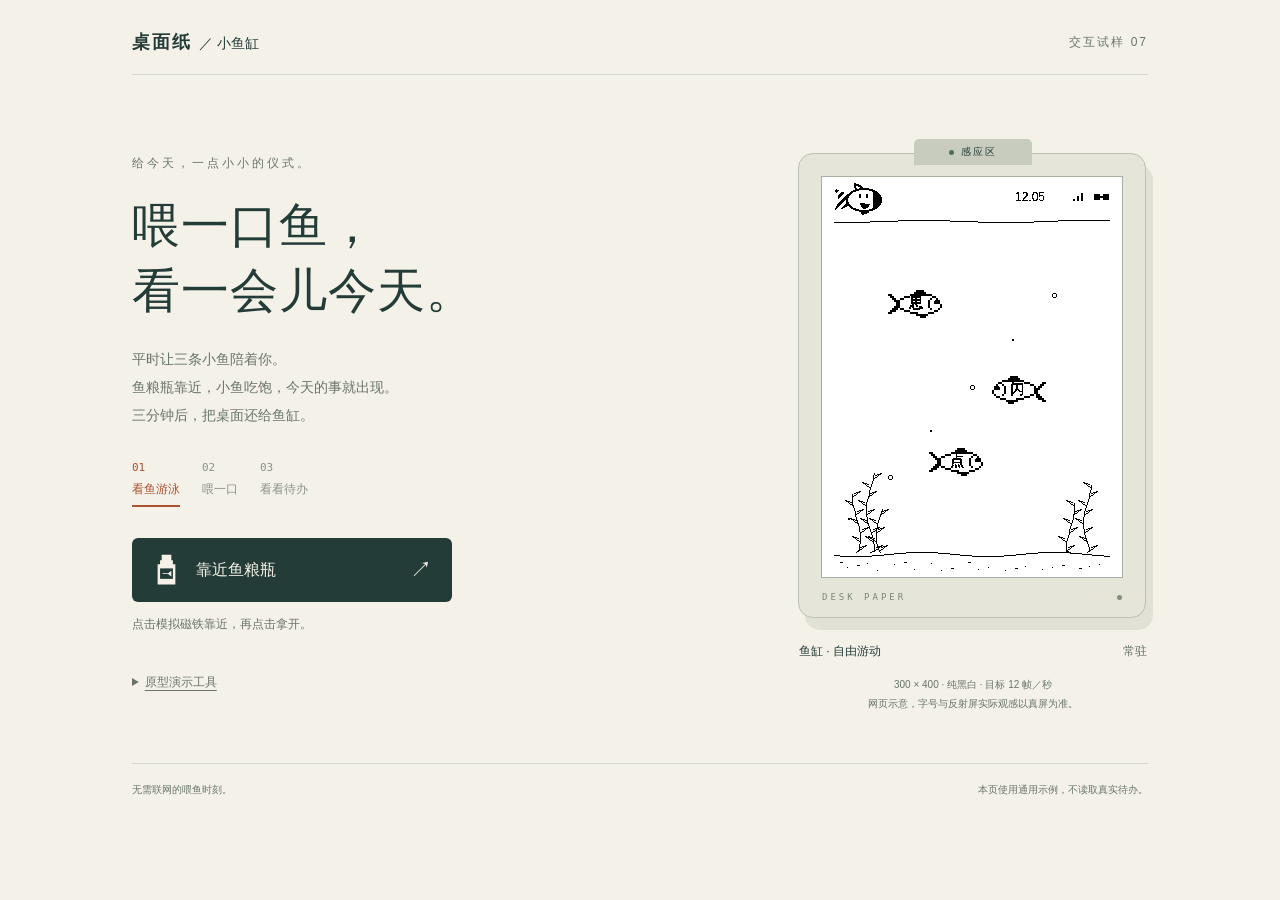
<file: prototypes/aquarium/index.html>
<!doctype html>
<html lang="zh-CN">
<meta charset="utf-8">
<meta name="viewport" content="width=device-width,initial-scale=1">
<title>桌面纸 · 小鱼缸原型</title>
<link rel="stylesheet" href="style.css">
<main>
  <header><a class="brand" href="./">桌面纸 <span>／ 小鱼缸</span></a><span class="edition">交互试样 07</span></header>
  <section class="layout">
    <div class="intro">
      <p class="eyebrow">给今天，一点小小的仪式。</p>
      <h1>喂一口鱼，<br>看一会儿今天。</h1>
      <p class="description">平时让三条小鱼陪着你。<br>鱼粮瓶靠近，小鱼吃饱，今天的事就出现。<br>三分钟后，把桌面还给鱼缸。</p>
      <ol class="journey"><li id="stage-a" class="active"><span>01</span>看鱼游泳</li><li id="stage-b"><span>02</span>喂一口</li><li id="stage-c"><span>03</span>看看待办</li></ol>
      <div class="control">
        <button id="bottle" aria-pressed="false"><svg viewBox="0 0 36 44" aria-hidden="true"><path d="M12 3h12v7H12zM10 10h16v5h3v25H7V15h3z"/><path class="label" d="M10 20h16v13H10z"/><path d="M13 26h7l4-3v7l-4-3h-7z"/></svg><span id="bottle-label">靠近鱼粮瓶</span><span class="arrow">↗</span></button>
        <p id="hint" aria-live="polite">点击模拟磁铁靠近，再点击拿开。</p>
      </div>
      <details><summary>原型演示工具</summary><p>只操作这张预览，不连接实际设备。正式使用等待 3 分钟；这里可跳到最后 5 秒检查回鱼缸。</p><div class="tools"><button id="last-five">跳至最后 5 秒</button><button id="reset">重新体验</button></div><div class="tools"><button id="prev">BOOT · 上一页</button><button id="next">KEY · 喂鱼</button><button id="home">KEY 长按 · 首页</button></div></details>
    </div>
    <div class="preview">
      <div class="bottle-mark" id="bottle-mark"><span>鱼粮瓶靠近中</span><div class="drop-line"></div></div>
      <div class="device"><div class="sensor"><span></span>感应区</div><canvas id="screen" width="300" height="400" role="img" aria-label="300乘400黑白鱼缸与待办交互原型"></canvas><div class="device-bottom"><span>DESK PAPER</span><i></i></div></div>
      <div class="caption"><span id="mode-label">鱼缸 · 自由游动</span><span id="countdown">常驻</span></div>
      <p class="preview-note">300 × 400 · 纯黑白 · 目标 12 帧／秒<br>网页示意，字号与反射屏实际观感以真屏为准。</p>
    </div>
  </section>
  <footer><span>无需联网的喂鱼时刻。</span><span>本页使用通用示例，不读取真实待办。</span></footer>
</main>
<script type="module" src="app.mjs"></script>
</html>
</file>
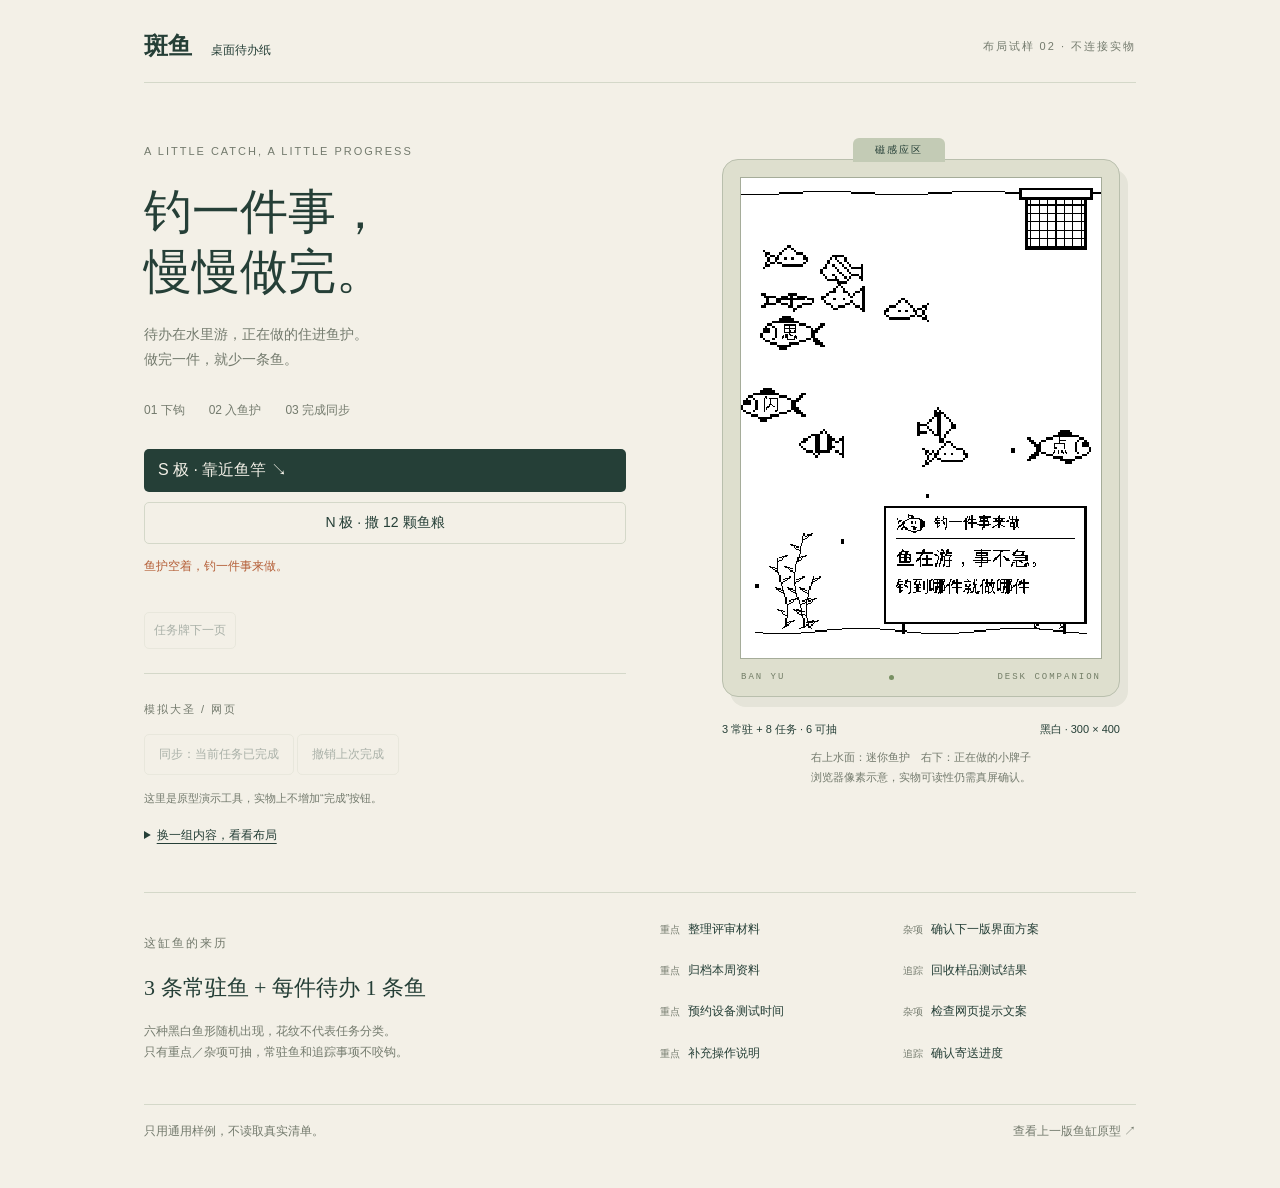
<file: prototypes/task-fishing/index.html>
<!doctype html><html lang="zh-CN"><meta charset="utf-8"><meta name="viewport" content="width=device-width,initial-scale=1"><title>斑鱼 · 钓一件事来做</title><link rel="stylesheet" href="style.css">
<main><header><a href="../aquarium/">斑鱼 <span>桌面待办纸</span></a><span>布局试样 02 · 不连接实物</span></header>
<section class="workbench"><aside><p class="eyebrow">A LITTLE CATCH, A LITTLE PROGRESS</p><h1>钓一件事，<br>慢慢做完。</h1><p class="lead">待办在水里游，正在做的住进鱼护。<br>做完一件，就少一条鱼。</p><div class="steps"><span id="step1">01 下钩</span><span id="step2">02 入鱼护</span><span id="step3">03 完成同步</span></div>
<div class="actions"><button class="primary" id="rod">S 极 · 靠近鱼竿 <span>↘</span></button><button id="feed">N 极 · 撒 12 颗鱼粮</button></div><p id="notice" role="status" aria-live="polite"></p>
<div class="decision"><button id="page">任务牌下一页</button></div>
<section class="remote"><p class="label">模拟大圣 / 网页</p><button id="complete">同步：当前任务已完成</button><button id="undo">撤销上次完成</button><p>这里是原型演示工具，实物上不增加“完成”按钮。</p></section>
<details><summary>换一组内容，看看布局</summary><label>未完成事项 <select id="count"><option value="0">0 件 · 空鱼缸</option><option value="3">3 件</option><option value="8" selected>8 件</option><option value="15">15 件 · 密度测试</option></select></label><label>任务文字 <select id="length"><option value="short">短标题</option><option value="long">长标题／分行</option></select></label><label><input type="checkbox" id="actual"> 按 300 × 400 原始像素显示</label><button id="reset">重置演示</button></details></aside>
<div class="preview"><div class="device"><div class="tab">磁感应区</div><canvas id="screen" width="300" height="400" role="img" aria-label="待办鱼缸布局预览"></canvas><div class="base">BAN YU <i></i> DESK COMPANION</div></div><div class="caption"><span id="fish-count"></span><span>黑白 · 300 × 400</span></div><p class="note">右上水面：迷你鱼护　右下：正在做的小牌子<br>浏览器像素示意，实物可读性仍需真屏确认。</p></div></section>
<section class="inventory"><div><p class="label">这缸鱼的来历</p><h2>3 条常驻鱼 + 每件待办 1 条鱼</h2><p>六种黑白鱼形随机出现，花纹不代表任务分类。<br>只有重点／杂项可抽，常驻鱼和追踪事项不咬钩。</p></div><ul id="tasks"></ul></section><footer>只用通用样例，不读取真实清单。 <a href="../aquarium/">查看上一版鱼缸原型 ↗</a></footer></main><script type="module" src="app.mjs"></script></html>
</file>
<file: prototypes/aquarium/style.css>
:root{color-scheme:light;--paper:#f4f1e9;--ink:#243c38;--muted:#69756a;--orange:#aa512f;--line:#d5d9cd}
*{box-sizing:border-box}body{margin:0;background:var(--paper);color:var(--ink);font-family:"PingFang SC","Microsoft YaHei",sans-serif}main{max-width:1120px;margin:auto;padding:30px 52px 22px}header{display:flex;align-items:center;justify-content:space-between;border-bottom:1px solid var(--line);padding-bottom:20px}.brand{font-size:18px;font-weight:600;text-decoration:none;color:inherit;letter-spacing:2px}.brand span{font-size:14px;font-weight:400;letter-spacing:0}.edition{font-size:12px;letter-spacing:2px;color:var(--muted)}.layout{display:grid;grid-template-columns:1fr 350px;gap:65px;align-items:center;padding:48px 0 40px}.eyebrow{font-size:12px;letter-spacing:3px;color:var(--muted);margin:0 0 22px}h1{font-family:"Songti SC","STSong",serif;font-size:48px;line-height:1.35;letter-spacing:1px;font-weight:500;margin:0 0 22px}.description{font-size:14px;line-height:2;color:var(--muted)}.journey{display:flex;list-style:none;padding:0;gap:22px;font-size:12px;margin:32px 0}.journey li{color:#89928a;display:flex;flex-direction:column;gap:7px;position:relative}.journey li span{font-family:monospace;font-size:11px}.journey .active{color:var(--orange)}.journey .active:after{content:"";position:absolute;height:2px;background:var(--orange);bottom:-9px;width:100%}.control{margin-top:40px;max-width:320px}button{font:inherit;cursor:pointer;border:1px solid var(--line);color:var(--ink);background:transparent;border-radius:4px;padding:9px 12px}button:hover{background:#e9e7de}button:focus-visible,summary:focus-visible{outline:3px solid #b97750;outline-offset:4px}#bottle{display:flex;align-items:center;gap:15px;width:100%;padding:14px 20px;background:var(--ink);color:#f5f1e8;border:0;border-radius:6px;font-size:16px;transition:background .2s}#bottle:hover{background:#36564b}#bottle[aria-pressed=true]{background:var(--orange)}#bottle svg{width:29px;height:36px;fill:currentColor}#bottle svg .label{fill:var(--ink)}#bottle[aria-pressed=true] svg .label{fill:var(--orange)}.arrow{margin-left:auto;font-size:22px}#hint{font-size:12px;line-height:1.7;color:var(--muted);min-height:40px}details{margin-top:20px;max-width:370px;font-size:12px;color:var(--muted)}summary{cursor:pointer;text-underline-offset:4px;text-decoration:underline}details p{line-height:1.7}.tools{display:flex;gap:6px;margin:8px 0;flex-wrap:wrap}.tools button{font-size:11px}.tools button:disabled{opacity:.4;cursor:default}.preview{position:relative;padding-top:30px}.device{padding:23px 23px 0;border:1px solid #bac0b4;border-radius:15px;background:#e6e5da;box-shadow:7px 12px 0 #e1e1d5;position:relative;width:348px}.sensor{position:absolute;top:-15px;left:115px;width:118px;height:26px;border-radius:5px 5px 0 0;background:#c7ccbe;display:flex;align-items:center;justify-content:center;gap:7px;font-size:10px;letter-spacing:2px}.sensor span{width:5px;height:5px;background:#526c5a;border-radius:50%}canvas{display:block;background:white;width:300px;height:400px;image-rendering:pixelated;box-shadow:0 0 0 1px #a6b0a2}.device-bottom{height:40px;display:flex;align-items:center;justify-content:space-between;font:9px monospace;letter-spacing:3px;color:#7b8577}.device-bottom i{width:5px;height:5px;background:#829176;border-radius:50%}.caption{display:flex;justify-content:space-between;margin:25px 1px 0;font-size:12px}.caption span:last-child{font-family:monospace;color:var(--muted)}.preview-note{text-align:center;font-size:10px;line-height:1.9;color:var(--muted);margin-top:15px}.bottle-mark{height:26px;position:absolute;top:-14px;left:50%;transform:translateX(-50%);text-align:center;opacity:0;font-size:10px;color:var(--orange);transition:opacity .2s;white-space:nowrap}.bottle-mark.present{opacity:1}.drop-line{height:16px;width:1px;background:var(--orange);margin:4px auto}footer{border-top:1px solid var(--line);padding-top:18px;display:flex;justify-content:space-between;font-size:10px;line-height:1.6;color:var(--muted)}
@media(max-width:850px){main{padding:22px 24px}.layout{gap:35px;grid-template-columns:1fr 348px}h1{font-size:36px}.journey{gap:14px}.description{font-size:12px}}
@media(max-width:690px){main{padding:20px 16px}.layout{display:flex;flex-direction:column;padding:28px 0;gap:30px}.intro{width:100%;max-width:348px}h1{font-size:38px}.description br{display:none}.journey{margin:22px 0}.control{margin-top:28px;max-width:none}.preview{order:-1}.preview-note{margin-bottom:0}details{margin-top:10px}footer{gap:16px}.edition{letter-spacing:0}.brand span{font-size:12px}}
@media(max-width:370px){main{padding:15px 8px}.device{width:324px;padding:11px 11px 0}.sensor{left:103px}.preview{width:324px}}
</file>
<file: prototypes/task-fishing/style.css>
:root{--paper:#f3f0e7;--ink:#253f37;--muted:#737a6d;--line:#d4d8c9;--accent:#b45e37}*{box-sizing:border-box}body{margin:0;background:var(--paper);color:var(--ink);font:14px "PingFang SC","Microsoft YaHei",sans-serif}main{max-width:1080px;margin:auto;padding:30px 44px}header,footer{display:flex;justify-content:space-between;gap:16px;align-items:center;font-size:12px;border-bottom:1px solid var(--line);padding-bottom:20px}a{color:inherit;text-decoration:none}header a{font-size:24px;font-weight:600}header a span{font-size:12px;font-weight:400;margin-left:12px}header>span,.label,.eyebrow{color:var(--muted);font-size:11px;letter-spacing:2px}.workbench{display:grid;grid-template-columns:1fr 430px;gap:80px;padding:48px 0;align-items:start}h1{font:500 48px/1.25 "Songti SC","STSong",serif;margin:20px 0}p{line-height:1.8}.lead{color:var(--muted)}.steps{display:flex;gap:24px;font-size:12px;margin:30px 0;color:var(--muted)}.steps .active{color:var(--accent)}button,select{font:inherit;color:inherit;background:transparent;border:1px solid var(--line);border-radius:5px;padding:11px 14px;cursor:pointer}button:hover:enabled{background:#e3e7d8}button:disabled{opacity:.35;cursor:default}button:focus-visible,select:focus-visible,summary:focus-visible{outline:3px solid var(--accent);outline-offset:3px}.actions{display:grid;gap:10px}.primary{background:var(--ink);color:var(--paper);border:0;text-align:left;font-size:16px;display:flex;justify-content:space-between}.primary:hover:enabled{background:#3c5b4b}#notice{font-size:12px;min-height:44px;color:var(--accent)}.decision{display:flex;gap:6px;flex-wrap:wrap}.decision button{font-size:12px;padding:9px}.remote{border-top:1px solid var(--line);padding-top:15px;margin-top:24px}.remote button{font-size:12px;margin:3px 3px 3px 0}.remote p:last-child{font-size:11px;color:var(--muted)}details{margin-top:18px;font-size:12px}summary{cursor:pointer;text-decoration:underline;text-underline-offset:4px}label{display:block;margin:12px 0}select{padding:5px}input{accent-color:var(--ink)}.preview{padding-top:28px}.device{position:relative;border:1px solid #b9bfad;border-radius:16px;background:#dedfce;padding:18px 18px 0;box-shadow:8px 10px 0 #e5e4d9;width:398px;margin:auto}.tab{position:absolute;top:-22px;left:130px;background:#c3cbb5;padding:5px 22px;border-radius:6px 6px 0 0;font-size:10px;letter-spacing:2px}canvas{display:block;width:360px;height:480px;background:#fff;image-rendering:pixelated;box-shadow:0 0 0 1px #a5ac99}.base{display:flex;align-items:center;justify-content:space-between;height:38px;font:9px monospace;letter-spacing:2px;color:#737e67}.base i{width:5px;height:5px;border-radius:50%;background:#789063}.actual .device{width:338px}.actual canvas{width:300px;height:400px}.actual .tab{left:100px}.caption{display:flex;justify-content:space-between;font-size:11px;margin:25px auto 0;max-width:398px}.note{font-size:11px;text-align:center;color:var(--muted)}.inventory{border-top:1px solid var(--line);padding:28px 0;display:grid;grid-template-columns:1fr 1fr;gap:40px}h2{font:500 22px "Songti SC",serif}.inventory p{color:var(--muted);font-size:12px}ul{list-style:none;padding:0;margin:0;display:grid;grid-template-columns:1fr 1fr;gap:10px;font-size:12px}li span{font-size:10px;color:var(--muted);margin-right:8px}li.done{text-decoration:line-through;opacity:.5}li.current{color:var(--accent)}footer{border:0;border-top:1px solid var(--line);padding:18px 0;color:var(--muted)}@media(max-width:850px){.workbench{gap:28px;grid-template-columns:1fr 398px}main{padding:24px}h1{font-size:38px}}@media(max-width:720px){main{padding:20px 16px}.workbench{display:flex;flex-direction:column;gap:25px;padding:35px 0}.preview{order:-1;width:100%}aside{width:100%;max-width:420px;margin:auto}.inventory{grid-template-columns:1fr}.device{width:338px;padding:18px 18px 0}canvas{width:300px;height:400px}.tab{left:100px}header>span{letter-spacing:0;font-size:10px}}@media(max-width:370px){.device{width:314px;padding:6px 6px 0}.actual .device{width:314px}.tab{left:88px}main{padding:16px 8px}}
</file>
